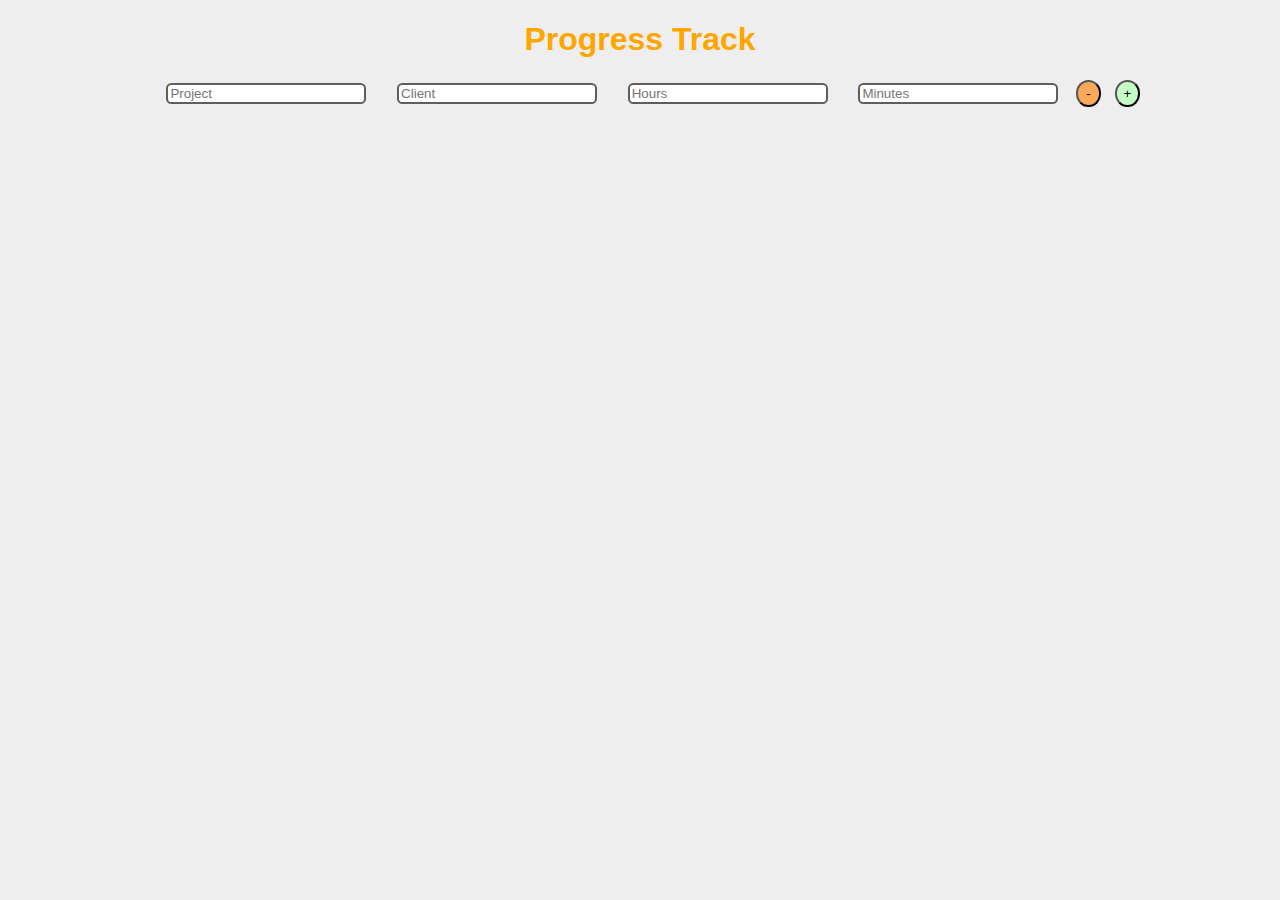
<file: index.html>
<!DOCTYPE html>
<html lang="en">
<head>
    <meta charset="UTF-8">
    <meta name="viewport" content="width=device-width, initial-scale=1.0">
    <title>Document</title>
    <script src="https://code.jquery.com/jquery-3.5.1.min.js"></script>
    <style>
      .details{
        justify-content: center;
        align-content: center;
        display: flex; 
        width: 100%;  
      }
      .ipbox{
        display: flex;
        justify-content: center;
        align-content: center;
        margin-left: 4.7em;
        
      }
      .project, .client, .hrs, .mins{
        border: solid rgb(94, 94, 94) 2px;  
        width:15vw;
        margin-left: 2em;
        border-radius: 0.4em;
      }
      h1{
        font-weight: bold;
        font-size: xx-large;
        font-family: Verdana, Geneva, Tahoma, sans-serif;
        align-content: center;
        justify-content: center;
        display: flex;
        color: orange;
      }
      body{
        background: #eeeeee;
      }
      .add{
        background: rgb(198, 255, 198);
        border-radius: 50%;
        height: 3vh;
        width: 2vw;
        margin-left: 1em;
      }
      .remove{
        background: rgb(252, 169, 92);
        border-radius: 50%;
        height: 3vh;
        width: 2vw;
        margin-left: 1em;
      }
      .opbox{
        padding-top: 3em;
        display:flex;
        justify-content: center;
        align-content: center;
         }

      #text{
        justify-content: center;
        align-content: center;
        display: flex;
        padding: 0.3em;
        border: solid rgb(75, 75, 75) 1px;

      }
    </style>
</head>
<body>

  <h1>Progress Track</h1>

  <div class="details">
    <div class="duplicate" id='ipinfo'>
    <input type="text" name="det[]" placeholder="Project" class="project" >
    <input type="text" name="det[]" placeholder="Client" class="client">
    <input type="number" name="det[]" placeholder="Hours" class="hrs">
    <input type="number" name="det[]" placeholder="Minutes" class="mins">
    <button class="remove">-</button></div><span><button class="add">+</button></span>
  </div>

  <div class="opbox"> 
    <div id='entries'></div>
  </div>

  <script>
      $('.add').click(function(){
        // if((!$('input .project').val()) && (!$('input .client').val()) && (!$('input .hrs').val()) && (!$('input .mins').val())){
        //   alert('Please do not leave any fields empty!');
        // }
        // if($('input .hrs').val()<1){
        //   alert('Please enter valid number of hours! Minimum value is 1');
        //   $('.details .duplicate input').val('');         
        // }
        // else if($('input .mins').val<1||$('input .mins')>59){
        //   alert('Please enter valid number of minutes! Minimum value is 1 and Maximum value is 59!');
        //   $('.details .duplicate input').val('');                  
        // }
        $('.duplicate').clone().removeClass('duplicate').appendTo('#entries');
        $('.details .duplicate input').val('');
        
      });

      $('.duplicate .remove').click(function(){
        $('#entries #ipinfo:last').remove();
      });
      $(document).on('click', '.opbox .remove', function () {
        $(this).parent().remove();
});
  </script>  
</body>
</html>
</file>
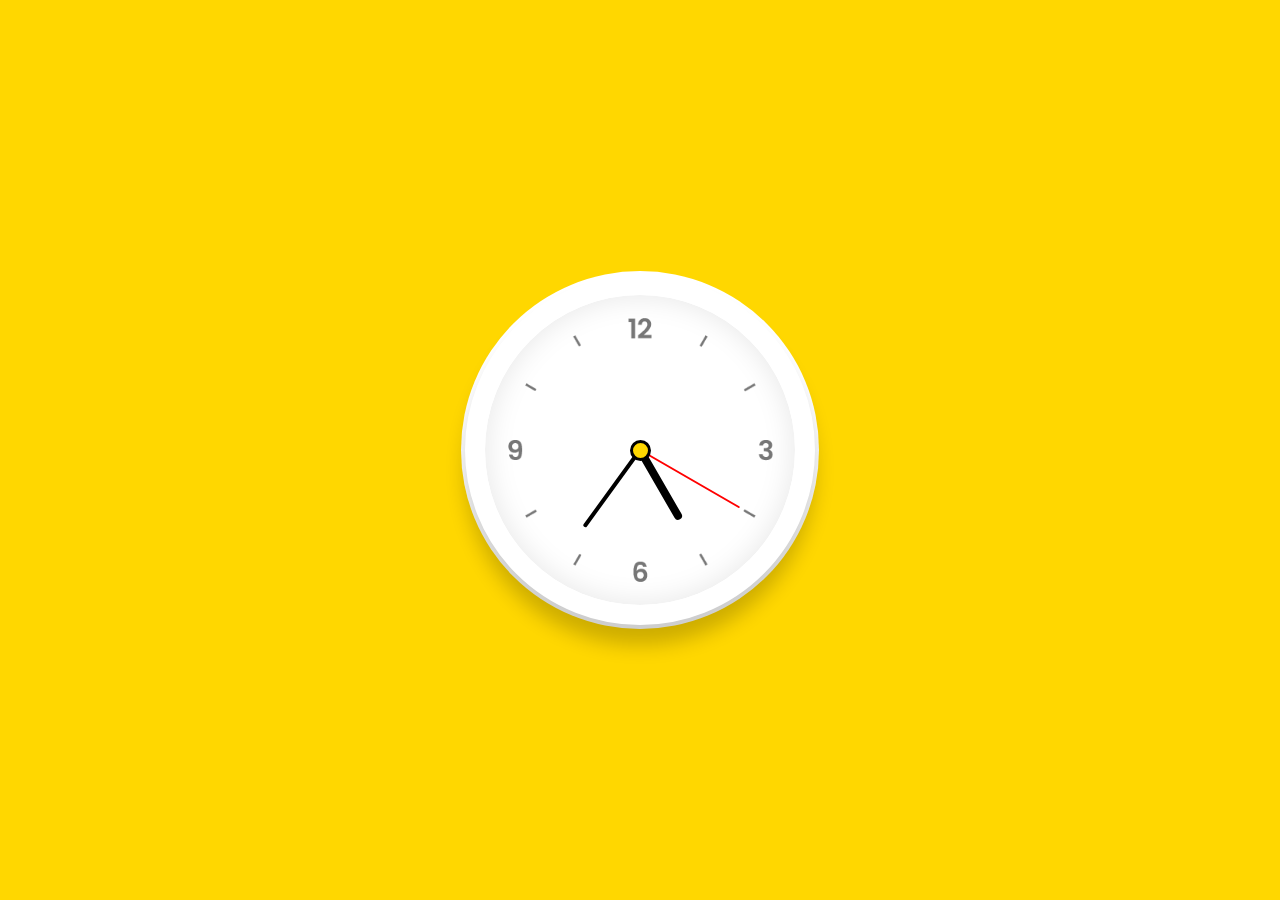
<file: analogue.html>
<!DOCTYPE html>
<html lang="en">
<head>
    <meta charset="UTF-8">
    <meta name="viewport" content="width=device-width, initial-scale=1.0">
    <title>Document</title>
    <link rel="stylesheet" href="analogue.css ">
</head>
<body>
    
    <div class="clock">
        <div class="hour">
            <div class="hr" id="hr"></div>

         </div>
         <div class="min">
             <div class="mn" id="mn"></div>

        </div> 
        <div class="sec">
            <div class="sc" id="sc"></div>

        </div>
    </div>
    <script src="analogue.js"></script>
    
</body>
</html>
</file>
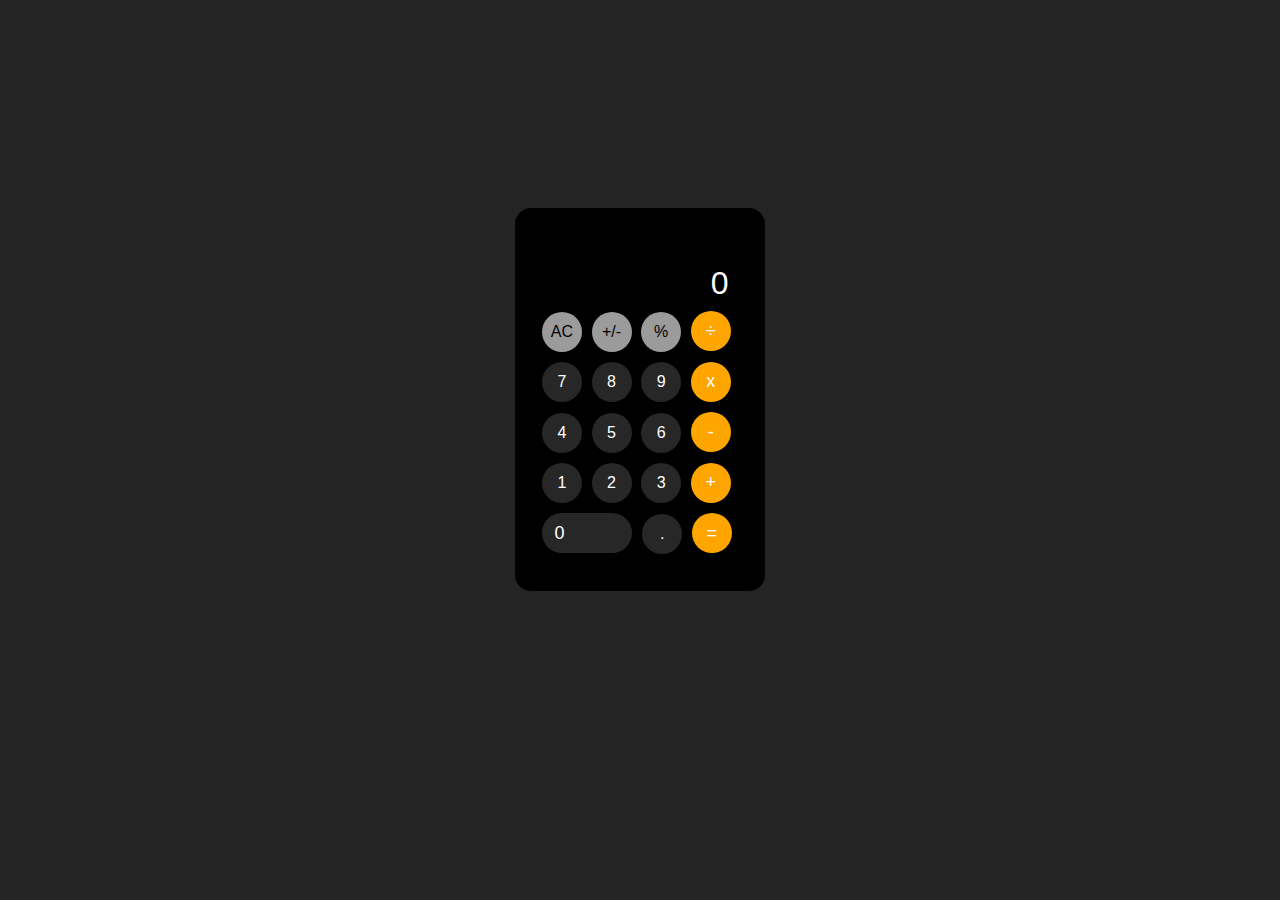
<file: calc.html>
<!DOCTYPE html>
<html lang="en">
<head>
    <meta charset="UTF-8">
    <meta name="viewport" content="width=device-width, initial-scale=1.0">
    <title>Document</title>
    <link rel="stylesheet" href="calc.css">
</head>
<body>
    <div class="main">
        <div class="container">
            <div class="res" id="res">
                0
            </div>
            <div class="firstRow">
                <button class="grayBtn" onclick="readButton('clear')">AC</button>
                <button class="grayBtn" onclick="readButton('negate')">+/-</button>
                <button class="grayBtn" onclick="readButton('percentage')">%</button>
                <button class="orangeBtn" onclick="readButton('divide')">÷</button>
            </div>
            <div class="secondRow">
                <button class="blackBtn" onclick="readButton('7')">7</button>
                <button class="blackBtn" onclick="readButton('8')">8</button>
                <button class="blackBtn" onclick="readButton('9')">9</button>
                <button class="orangeBtn" onclick="readButton('multiply')">x</button>
            </div>
            <div class="thirdRow">
                <button class="blackBtn" onclick="readButton('4')">4</button>
                <button class="blackBtn" onclick="readButton('5')">5</button>
                <button class="blackBtn" onclick="readButton('6')">6</button>
                <button class="orangeBtn" onclick="readButton('minus')">-</button>
            </div>
            <div class="fourthRow">
                <button class="blackBtn" onclick="readButton('1')">1</button>
                <button class="blackBtn" onclick="readButton('2')" >2</button>
                <button class="blackBtn" onclick="readButton('3')" >3</button>
                <button class="orangeBtn" onclick="readButton('plus')" >+</button>
            </div>
            <div class="fifthRow">
                <button class="splBtn" onclick="readButton('0')" >0</button>
                <button class="blackBtn" onclick="readButton('.')">.</button>
                <button class="orangeBtn" onclick="readButton('equals')" >=</button>
            </div>
        </div>
    </div>
    <script src="calc.js"></script>
</body>
</html>
</file>
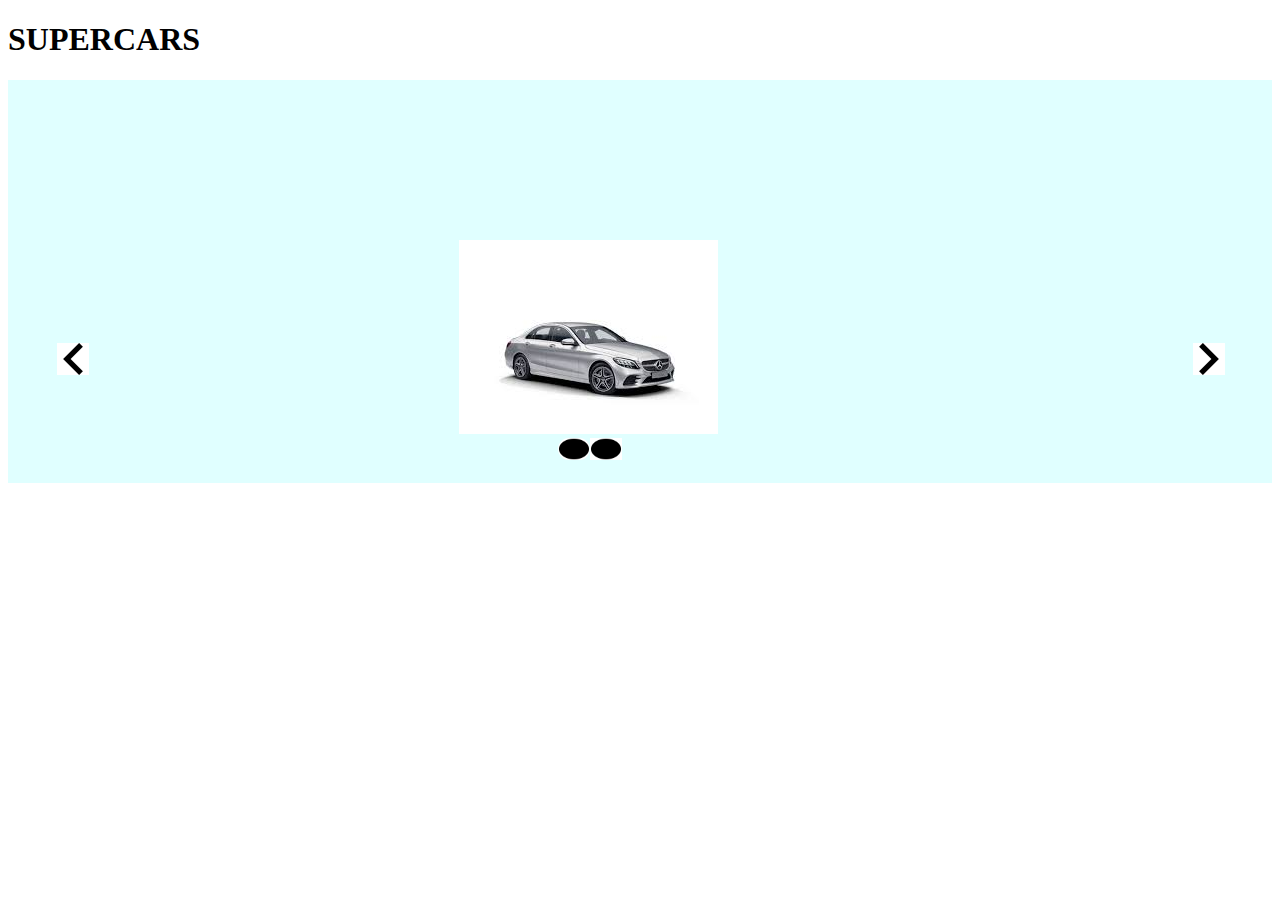
<file: car.html>
<!DOCTYPE html>
<html lang="en">
<head>
    <meta charset="UTF-8">
    <meta name="viewport" content="width=device-width, initial-scale=1.0">
    <meta http-equiv="X-UA-Compatible" content="ie=edge">
    <title>Carousel</title>
    <link rel="stylesheet" href="carousel1.css">
</head>
<body>
    <h1 class="Head">SUPERCARS</h1>
    <div class="main">
    <div>
        <img src="left.jpg" onclick="slideLeft()" alt="left" class="Prev arrow">
    </div>
    <div class="Container">
        <div class="Imagecontainer">                  
            <div class="Img 1 active" >
                <img src="pic1.jpg" alt="1" class="image">
            </div>
            <div class="Img 2">
                <img src="pic2.jpg" alt="2" class="image">
            </div>      
        </div>     
        <div class="size1">
          <img src="dot.jpg" alt="dot" class="size active1" onclick="changeSlide(0)">
          <img src="dot.jpg" alt="dot" class="size" onclick="changeSlide(1)">
        </div>   
    </div>
    <div>
        <img src="right.jpg" onclick="slideRight()" alt="right" class="Next arrow">
    </div>
    <script src="carousel2.js"></script>
    </div>
    
</body>
</html>
</file>
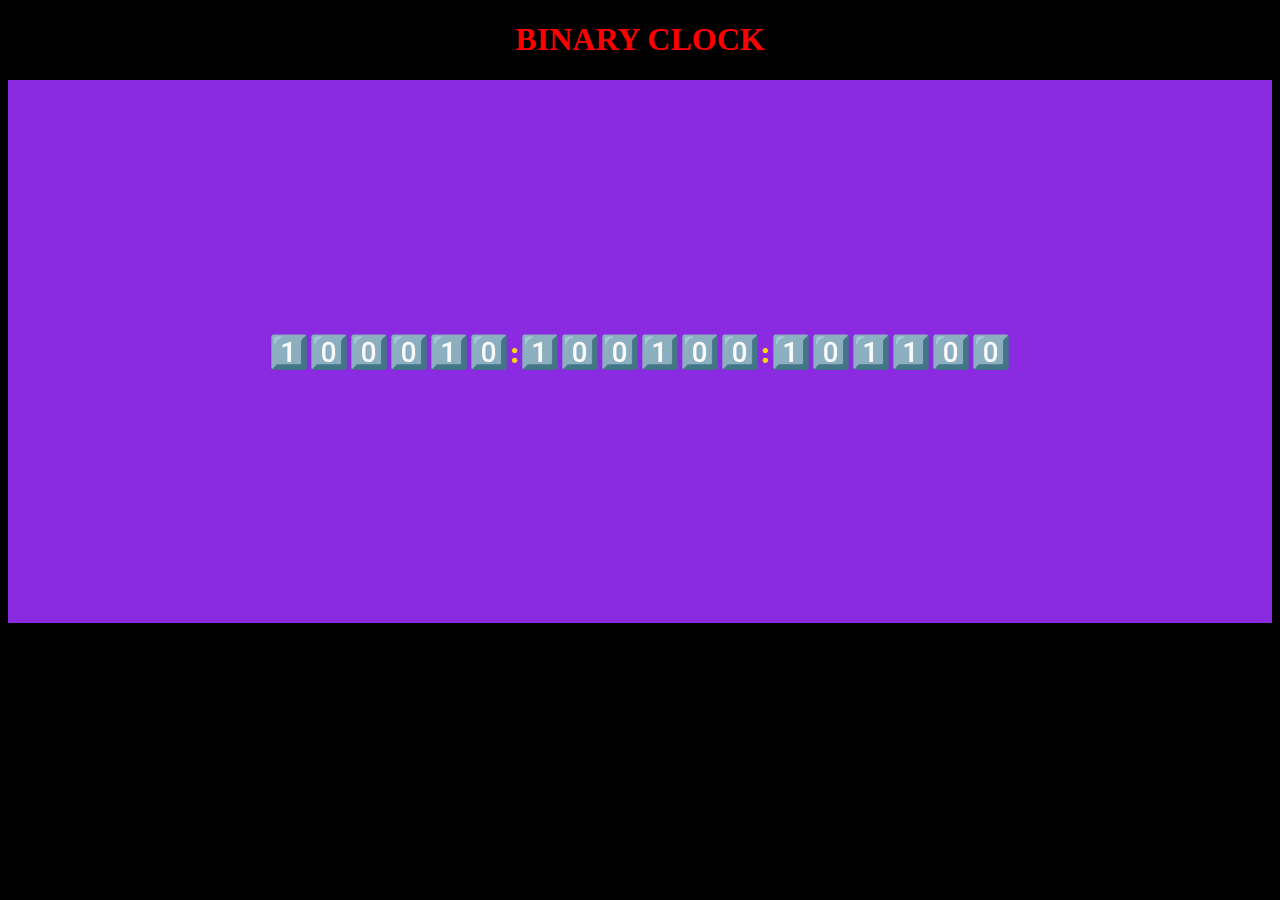
<file: clock.html>
<!DOCTYPE html>
<html lang="en">
<head>
    <meta charset="UTF-8">
    <meta name="viewport" content="width=device-width, initial-scale=1.0">
    <title>Time</title>
    <link rel="stylesheet" href="clock.css">
</head>
<body>
    <h1 class="heading">BINARY CLOCK</h1>
<div class="circle">
    <div id="Display" class="format"></div>
</div>
        <script src="clock.js"></script>

</body>
</html>
</file>
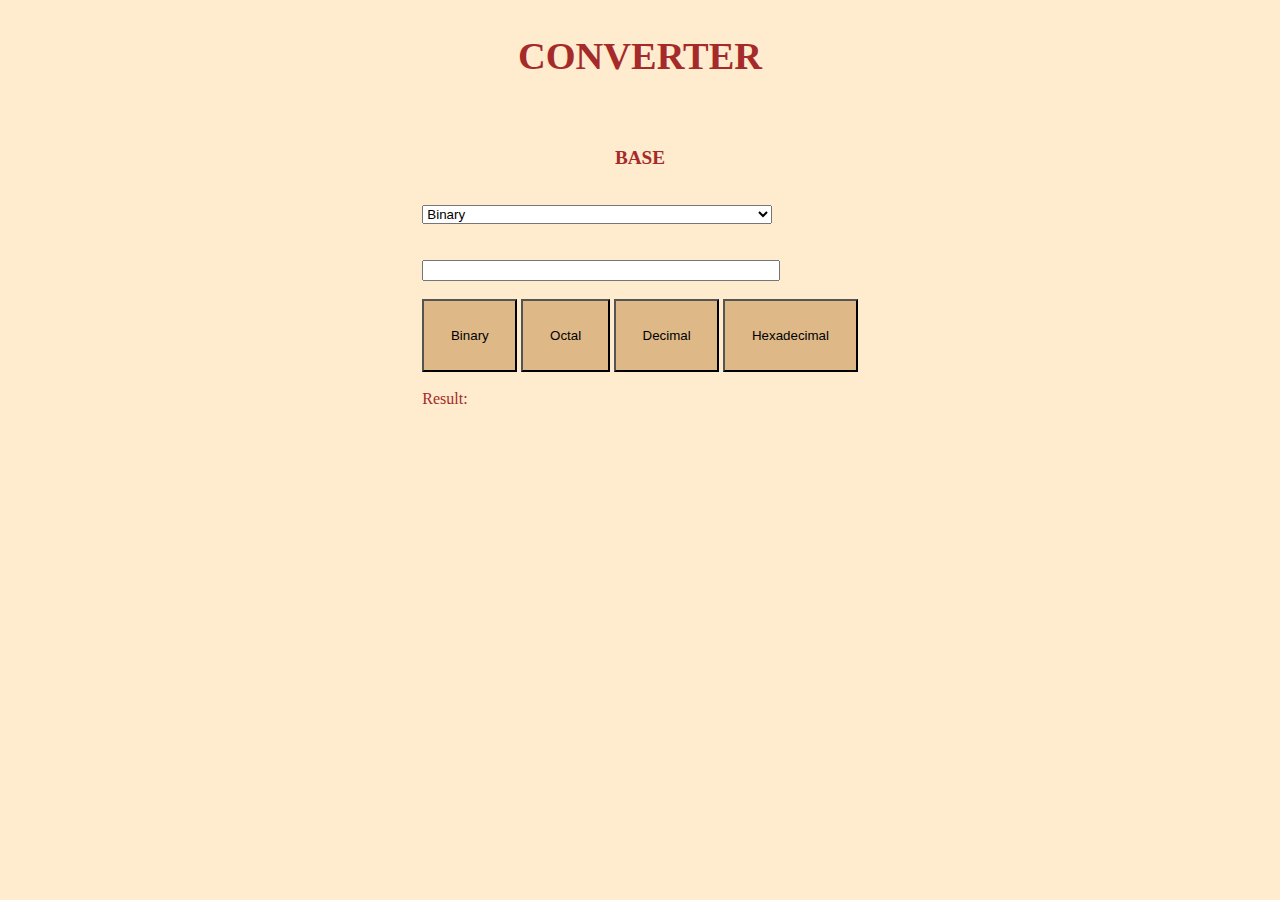
<file: converter.html>
<!DOCTYPE html>
<html lang="en">
<head>
    <meta charset="UTF-8">
    <meta name="viewport" content="width=device-width, initial-scale=1.0">
    <title>Document</title>
    <link rel="stylesheet" href="converter.css">
</head>
<body>
    <div class="main">
        <div class="wrapper">
            <div class="container">
                <h1 class="heading">CONVERTER</h1>
                <br><br>
                BASE 
            </div>
            <br><br>
            <div class="base">
                <select name="base" id="basebox" onchange="base1(this.value)">
                    <option value="2">Binary</option>
                    <option value="8">Octal</option>
                    <option value="10">Decimal</option>
                    <option value="16">HexaDecimal</option>
                </select>
            </div>
            <br><br>
            <div>
                <input type="text" id="numberinput">
                <br><br>
                <button class="btn" onclick="convert(2)">Binary</button>
                <button class="btn" onclick="convert(8)">Octal</button>
                <button class="btn" onclick="convert(10)">Decimal</button>
                <button class="btn" onclick="convert(16)">Hexadecimal</button>
            </div>
            <br>
            <div id="res">
                Result:
            </div>
        </div>
    </div>
    <script src="converter.js"></script>
    
</body>
</html>
</file>
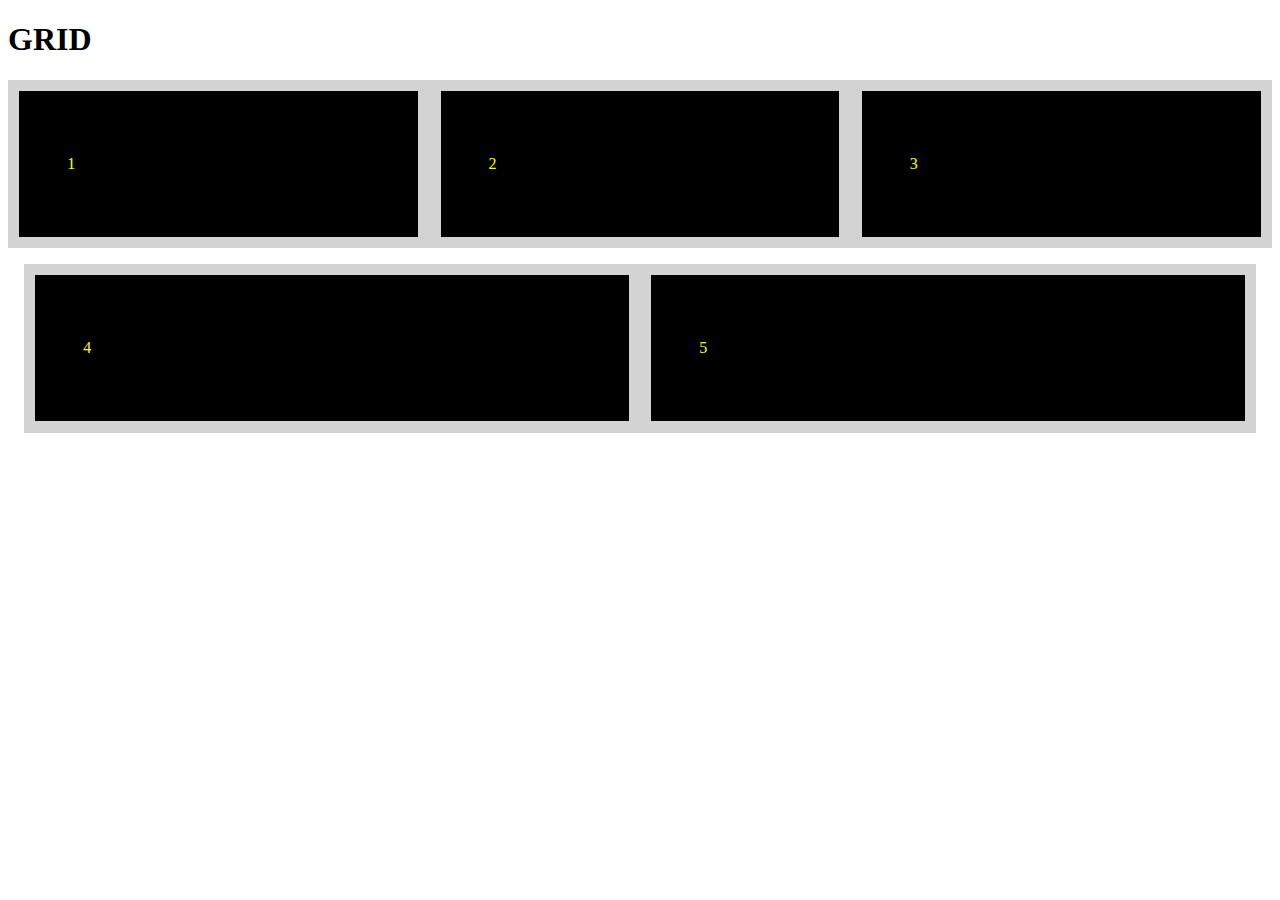
<file: style.html>
<!DOCTYPE html>
<html lang="en">
<head>
    <meta charset="UTF-8">
    <meta name="viewport" content="width=device-width, initial-scale=1.0">
    <title>Document</title>
    <link rel="stylesheet" href="gridstyle.css">
</head>
<body>
    <h1 class="heading">GRID</h1>
    <div class="main">
        <div class="row1">
             <div class="box1">
              <p>1</p>
             </div>
             <div class="box2">
                 <p>2</p>
             </div>
              <div class="box3">
              <p>3</p>
             </div>
        </div>
        <div class="row2">
            <div class="box4">
              <p>4</p>
            </div>
            <div class="box5">
                 <p>5</p>
            </div>
        </div>
     </div>
    
</body>
</html>
</file>
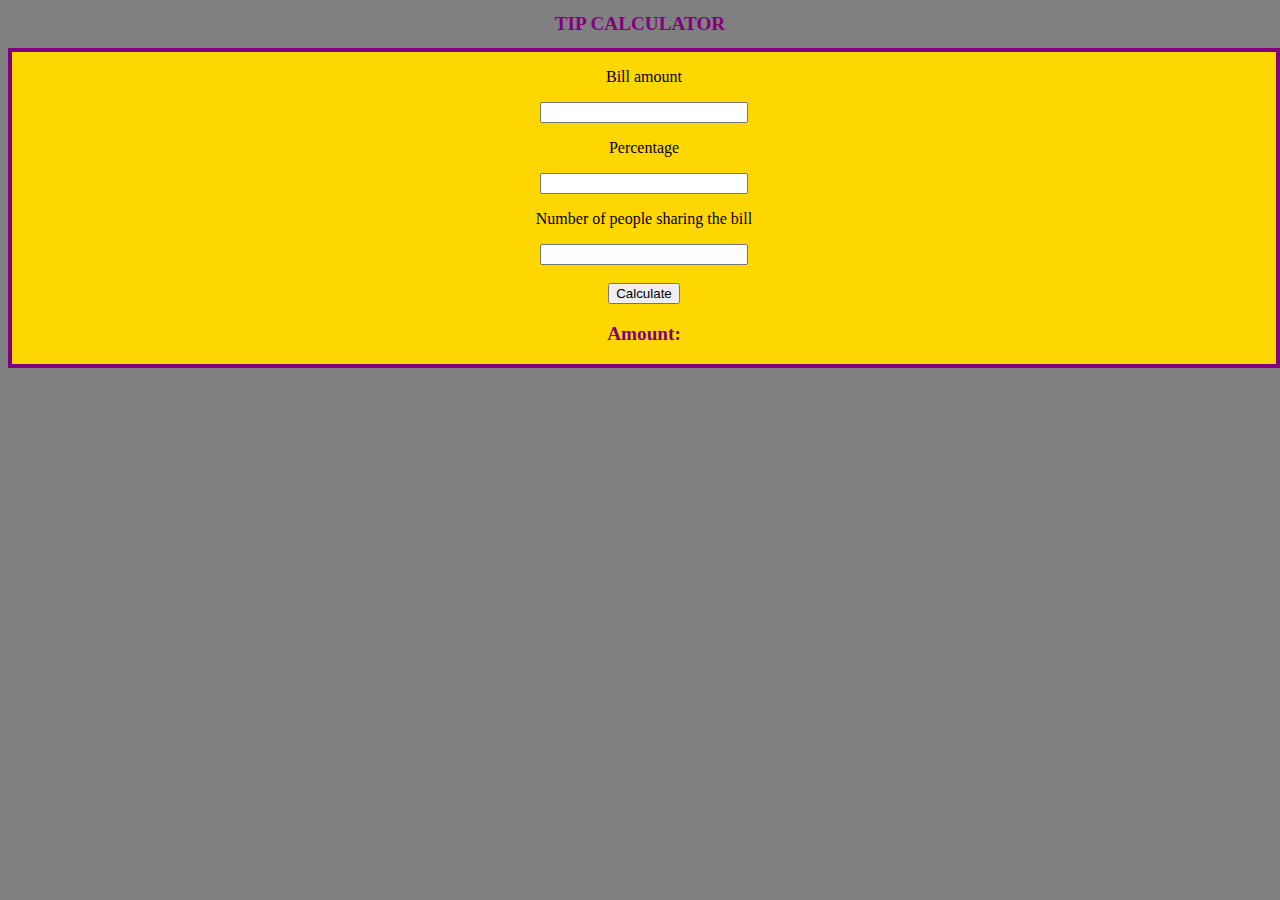
<file: tip.html>
<!DOCTYPE html>
<html lang="en">
<head>
    <meta charset="UTF-8">
    <meta name="viewport" content="width=device-width, initial-scale=1.0">
    <title>Document</title>
    <link rel="stylesheet" href="tip.css">
</head>
<body>
    <h1 class="text">
        TIP CALCULATOR
    </h1>
    <div class="main">
        <div class="container">
            <p class="number">Bill amount</p>
            <input type="text" class="box" id="amt">
            <p>Percentage</p>
            <input type="number" class="box" id="percentage">
            <p>Number of people sharing the bill</p>
            <input type="number" class="box" id="nop">
            <br><br>
            <button onclick="calc()" class="button">
                Calculate
            </button>
            <br>
            <p id="res" class="text">Amount:</p>
        </div>
    </div>
    <script src="tip.js"></script>
</body>
</html>
</file>
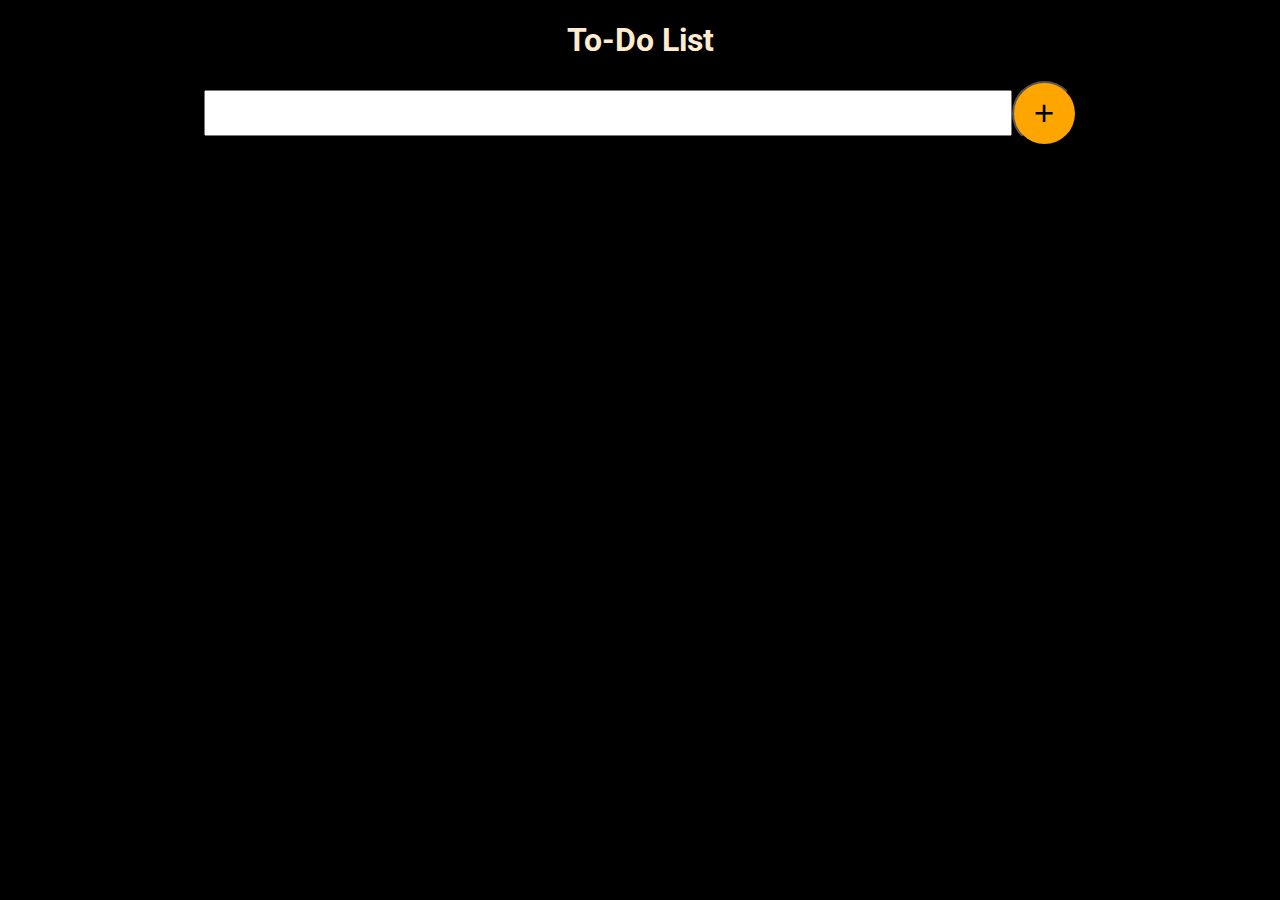
<file: todolist.html>
<!DOCTYPE html>
<html lang="en">
<head>
    <meta charset="UTF-8">
    <meta name="viewport" content="width=device-width, initial-scale=1.0">
    <link href="https://fonts.googleapis.com/css?family=Roboto&display=swap" rel="stylesheet">
    <title>Document</title>
    <link rel="stylesheet" href="todolist.css">
    <style>
        body{
        font-family: 'Roboto', sans-serif;
        }
</style>
</head>
<body>
    <div class="main">
        <h1 class="heading">
            To-Do List
        </h1>
        <div class="container">
            <span><input type="text" class="input" id="box"></span>
            <button class="plusicon" onclick="Add()"><span style="text-align: center">+</span></button>
        </div>
        <div class="list" id="list"></div>

    </div>
    <script src="todolist.js"></script>
</body>
</html>
</file>
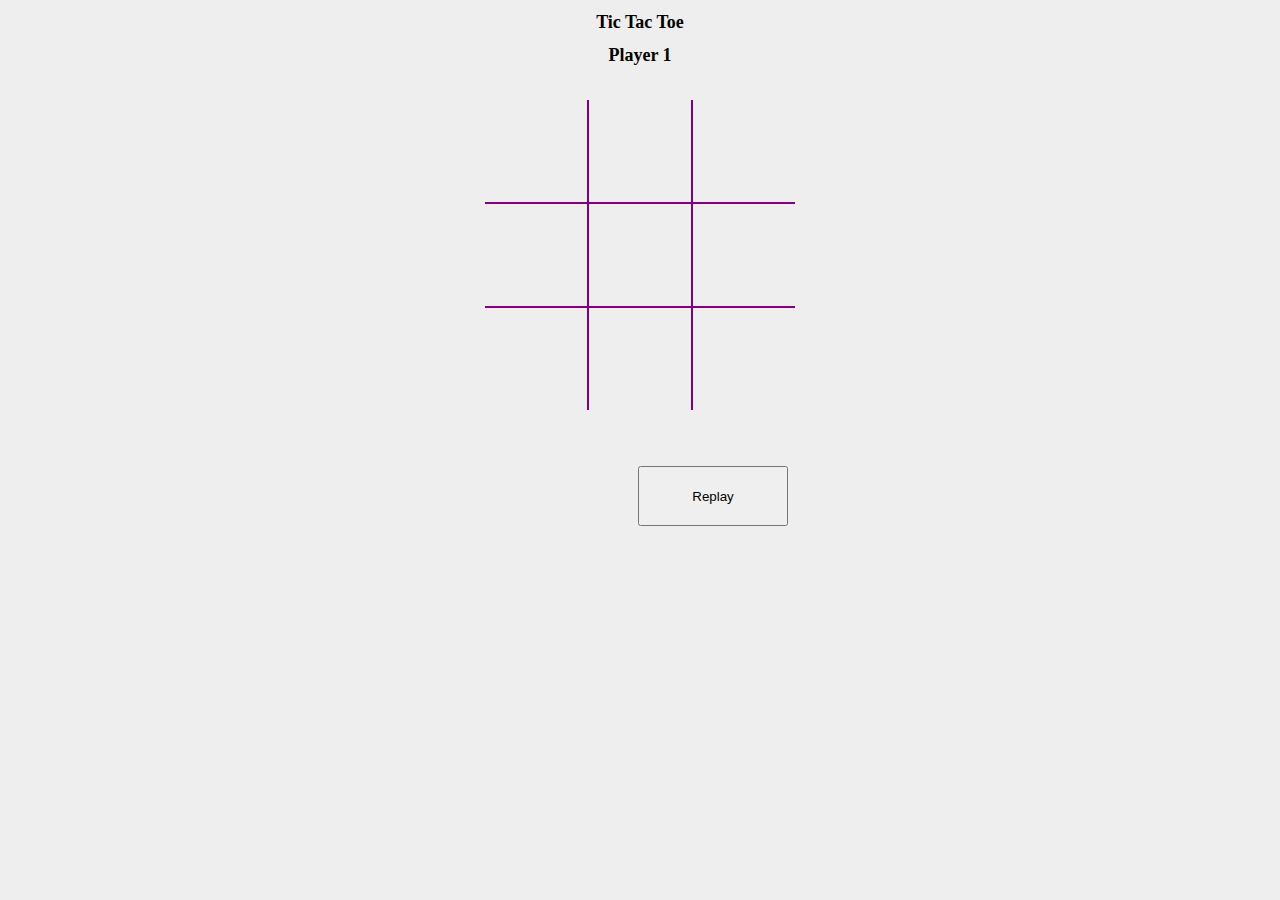
<file: ttt.html>
<!DOCTYPE html>
<html lang="en">
<head>
    <meta charset="UTF-8">
    <meta name="viewport" content="width=device-width, initial-scale=1.0">
    <title>Document</title>
    <link rel="stylesheet" href="ttt.css">
</head>
<body>
    <h1 class="text">Tic Tac Toe</h1>
        <div id="playerTurn" class="text"></div>
    <table>
        <tr>
            <td class="cell" id="0"></td>
            <td class="cell" id="1"></td>
            <td class="cell" id="2"></td>
        </tr>
        <tr>
            <td class="cell" id="3"></td>
            <td class="cell" id="4"></td>
            <td class="cell" id="5"></td>
        </tr>
        <tr>
            <td class="cell" id="6"></td>
            <td class="cell" id="7"></td>
            <td class="cell" id="8"></td>
        </tr>
    </table>
   
    <button onclick="startGame()" class="btn">
        Replay
    </button>
    <script src="ttt.js"></script>
</body>
</html>
</file>
<file: analogue.css>
*
{
    margin: 0;
    padding: 0;
    box-sizing: border-box;

}
body{
    display: flex;
    justify-content: center;
    align-items: center;
    min-height: 100vh;
    background: gold;
}
.clock{
    width: 350px;
    height: 350px;
    display: flex;
    justify-content: center;
    align-items: center;
    background: white url(clock.png);
    background-size: cover;
    border-radius: 50%;
    border: 20px solid#fff;
    box-shadow: inset 0 0 30px rgba(0,0,0,.1),
                      0 20px 20px rgba(0,0,0,.2),
                      0 0 0 4px rgba(255,255,255,1);
}
.clock::before{
    content: '';
    position: absolute;
    width: 15px;
    height: 15px;
    background: gold;
    border: 3px solid black ;
    z-index: 100000;
    border-radius: 50% ;
}
.hour,
.min,
 .sec{
    position: absolute;
}
.hour, .hr{
    width: 160px;
    height: 160px;
} 
.min, .mn{ 
    width: 190px;
    height: 190px;
} 
.sec, .sc{
    width: 230x;
    height: 230px;
} 
.hr,.mn,.sc{
    display: flex;
    justify-content: center;
    position: absolute;
    border-radius: 5%;
    }
.hr::before{
    content: '';
    position: absolute;
    width: 8px;
    height: 80px;
    background: black;
    z-index: 10;
    border-radius: 6px 6px 0 0;
}
.mn::before{
    content: '';
    position: absolute;
    width: 4px;
    height: 90px;
    background: black;
    z-index: 10;
    border-radius: 6px 6px 0 0;
}
.sc::before{
    content: '';
    position: absolute;
    width: 2px;
    height: 110px;
    background: red;
    z-index: 10;
    border-radius: 6px 6px 0 0;

}
</file>
<file: calc.css>
body{
    background: rgb(36, 36, 36);
    color: white;
}
    
.main{
    justify-content: center;
    align-items: center;
    display: flex;

}

.grayBtn{
    background: rgb(155, 155, 155);
    height: 40px;
    width: 40px;
    border-radius: 50%;
    border-width: 0;
    margin-bottom: 10px;
    font-size: medium;
    margin-right: 0.35em;

}
.blackBtn{
    background: rgb(39, 39, 39);
    color: white;
    height: 40px;
    width: 40px;
    border-radius: 50%;
    border-width: 0;
    margin-bottom: 10px;
    font-size: medium;
    margin-right: 0.35em;



}
.orangeBtn{
    background: orange;
    height: 40px;
    width: 40px;
    border-radius: 50%;
    border-width: 0;
    margin-bottom: 10px;
    color: white;
    font-size: large;
    margin-right: 0.35em;




}
.splBtn{
    height: 40px;
    width: 90px;
    border-radius:45em;
    border-width: 0;
    background: rgb(95, 95, 95);
    color: white;
    font-size: large;
    text-align: left;
    background: rgb(39, 39, 39);
    padding-left: 0.7em;
    margin-right: 0.35em;

}
.res{
    text-align: right;
    margin-top: 20px;
    font-size:xx-large;
    padding: 0.3em;
    font-family: Helvetica;
    font-weight: lighter;
}
.container{
    margin-top: 200px;
    background: black;
    padding: 1.7em;
    border-radius: 1em;



}
</file>
<file: carousel1.css>
body{
    justify-content: center;
    height: 100%;
}
.main{
    background-color:lightcyan;   
    display:grid;
    grid-template-columns: 10% 80% 10%;
    justify-items: center;
    align-items: center;
}

.image{
    margin-top: 10em;
    max-width: 80vw;
    max-height: 90vh;
}


.Imagecontainer{
    height: 50%;
    width:60%;
    display: flex; 
    justify-content: center;
}

.Img{
    display: none;
}

.active{
    align-self : center;
    display: block;
}

.Prev
{   margin-top: 10em;
    margin-left: 5%;
    height : 2em;
}

.Next
{   margin-top: 10em;
    margin-right: 2%;
    height : 2em;
}
.size1{
    height:5vh;
    width: 5vw;
    display: grid;
    grid-template-columns: 50% 50%;
    margin-left: 3em;
}

.size
{
    height: 2.5vh;
    width:2.5vw;
    
}


.active1{
    border-radius: 1em;
    border: 1em blue;
}
</file>
<file: clock.css>
.format{
    background: blueviolet;
    text-align: center; 
    padding: 20%;   
    font-size: xx-large;
    font-weight: bold;
    color: gold;

}
.heading{
    text-align: center;
    color: red;
}
body{
    background: black;
}
</file>
<file: converter.css>
.main{
    justify-content: center;
    align-items: center;
    display: flex;
    color: brown;
}
.container{
    text-align: center;
    font-weight: bold;
    font-size: larger;
}
.heading{
    font-weight: bolder;
}
body{
    background: blanchedalmond;
}
#basebox{
    width: 350px;
}
#numberinput{
    width: 350px;
}
.btn{
    padding: 2em;
    background: burlywood;

}
</file>
<file: gridstyle.css>
.row1{
    display: grid;
    grid-template-columns: 33.3333% 33.3333% 33.3333%;
    justify-content: space-around;
    background: lightgray;
}
.box1{
    color: yellow;
    background:black;
    margin: 0.7em;
    padding: 3em;
}
.box2{
    color: yellow;
    background:black;
    margin: 0.7em;
    padding: 3em;
}
.box3{
    color: yellow;
    background:black;
    margin: 0.7em;
    padding: 3em;
}
.row2{
    margin: 1em;
    display: grid;
    grid-template-columns: 50% 50%;
    justify-content: space-around;
    background: lightgray;
}
.box4{
    color: yellow;
    background:black;
    margin: 0.7em;
    padding: 3em;
}
.box5{
    color: yellow;
    background:black;
    margin: 0.7em;
    padding: 3em;
}
.heading{
    justify-content: center;
}
</file>
<file: tip.css>
.text{
    font-size: larger;
    font-weight: 800;
    text-align: center;
    color: purple;
}
body{
    background: gray;
}
.main
{
    height: 100%;
    width: 100%;
    display: flex;
    justify-content: center;
    align-items: center;
    text-align: center;
    border: 0.3em solid purple ;
    background: gold;
}
.box
{
    width: 200px;
}
.container
{
    width:50%;
}
@media only screen and(max-width:700px){

    .main{
        height: 100%;
        width: 100%;
        justify-content: center;
        text-align: center;
        border: 0.3em solid purple ;
        background: gold;
        flex-wrap: wrap;
    }
    .container{
        width: 50%;
    }
    }
</file>
<file: todolist.css>
body{
    background: black;
}
.heading{
    color: blanchedalmond;
    text-align: center;

}
.input{
    width: 800px;
    height: 40px;    
    
}

.container{
    justify-content: center;
    align-items: center;
    display: flex;
}
.plusicon{
    height: 65px;
    width: 65px;
    border-radius: 50%;
    background: orange;
    font-size: 35px;
}
.main{
    font: large;
}
.list{
    color: orange;
}
@media only screen and(width:700px){
    .plusicon{
      height: 65px;
      width: 65px;
      border-radius: 50%;
      background: orange;
      font-size: 35px;
      flex-wrap:flex;
      display: flex;
  }
}
</file>
<file: ttt.css>
.cell{
    border: 2px solid purple;
    height: 100px;
    width: 100px;
    text-align: center;
    font-size: 70px;
    cursor: pointer;
}
table{
    border-collapse: collapse;
    position: absolute;
    left: 50%;
    margin-left: -155px;
    top: 100px;
}
table tr:first-child td{
    border-top: 0;
    
}
table tr:last-child td{
    border-bottom: 0;
    
}
table tr td:first-child{
    border-left: 0;
    
}
table tr td:last-child{
    border-right: 0;
}

.text{
    font-size: large;
    color: black;
    justify-content: center;
    align-items: center;
    display: flex;
    font-weight: bold;

}
.btn{
    height:60px;
    width: 150px;
    margin-top: 400px;
    margin-left: 630px;
    ;

}
body{
    background: #eeeeee;
}
</file>
